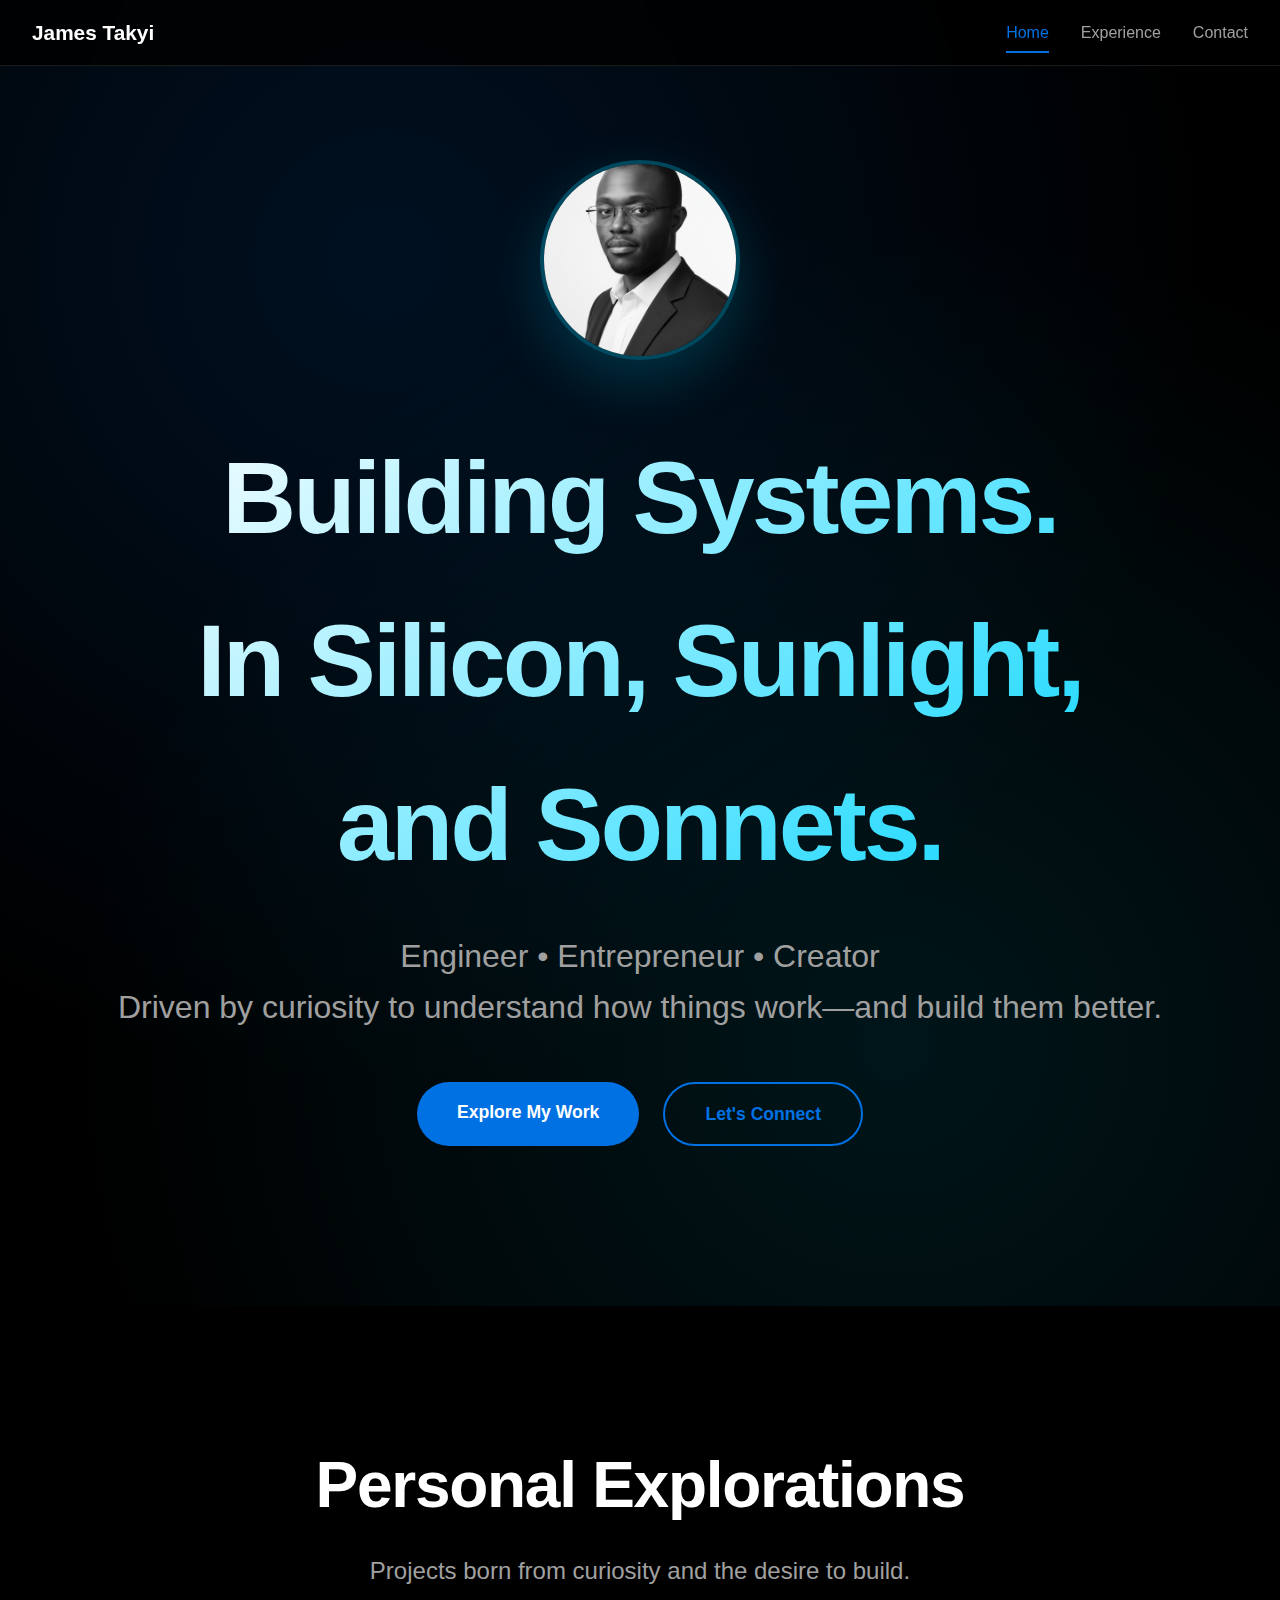
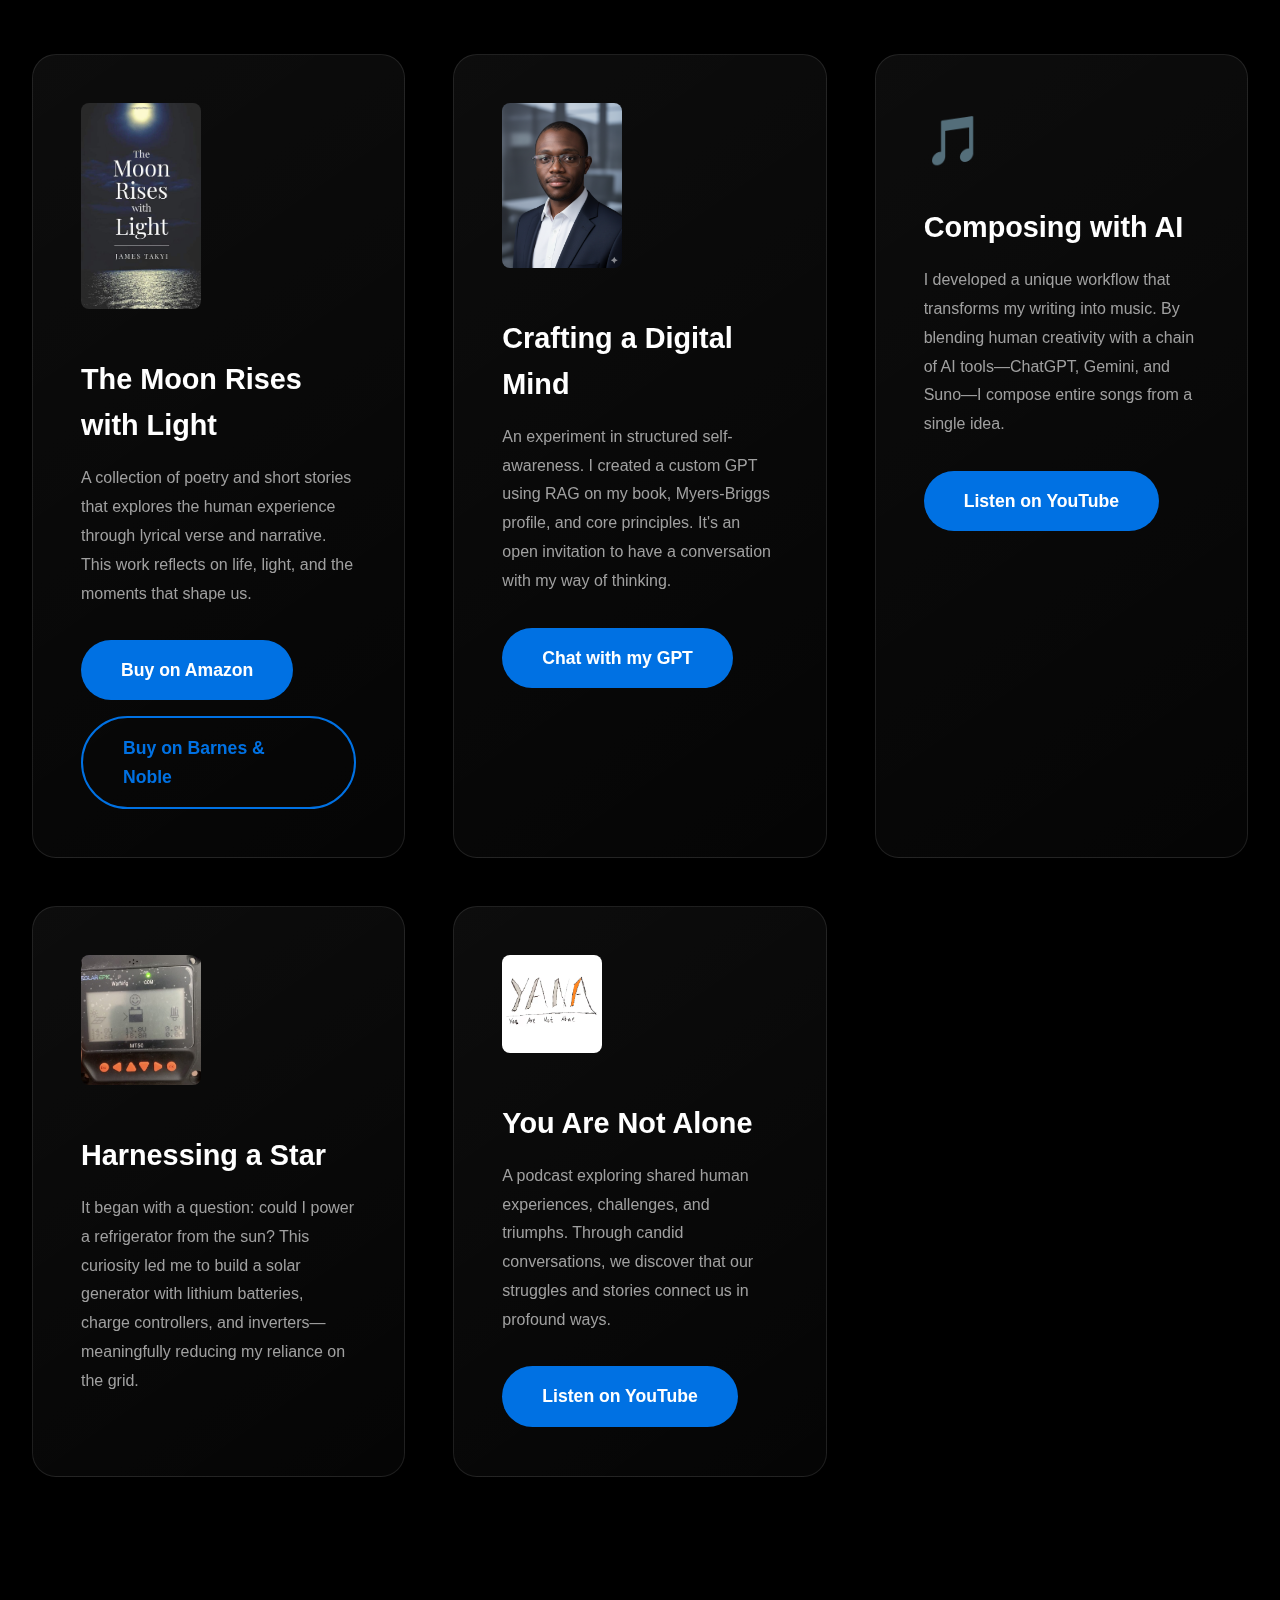
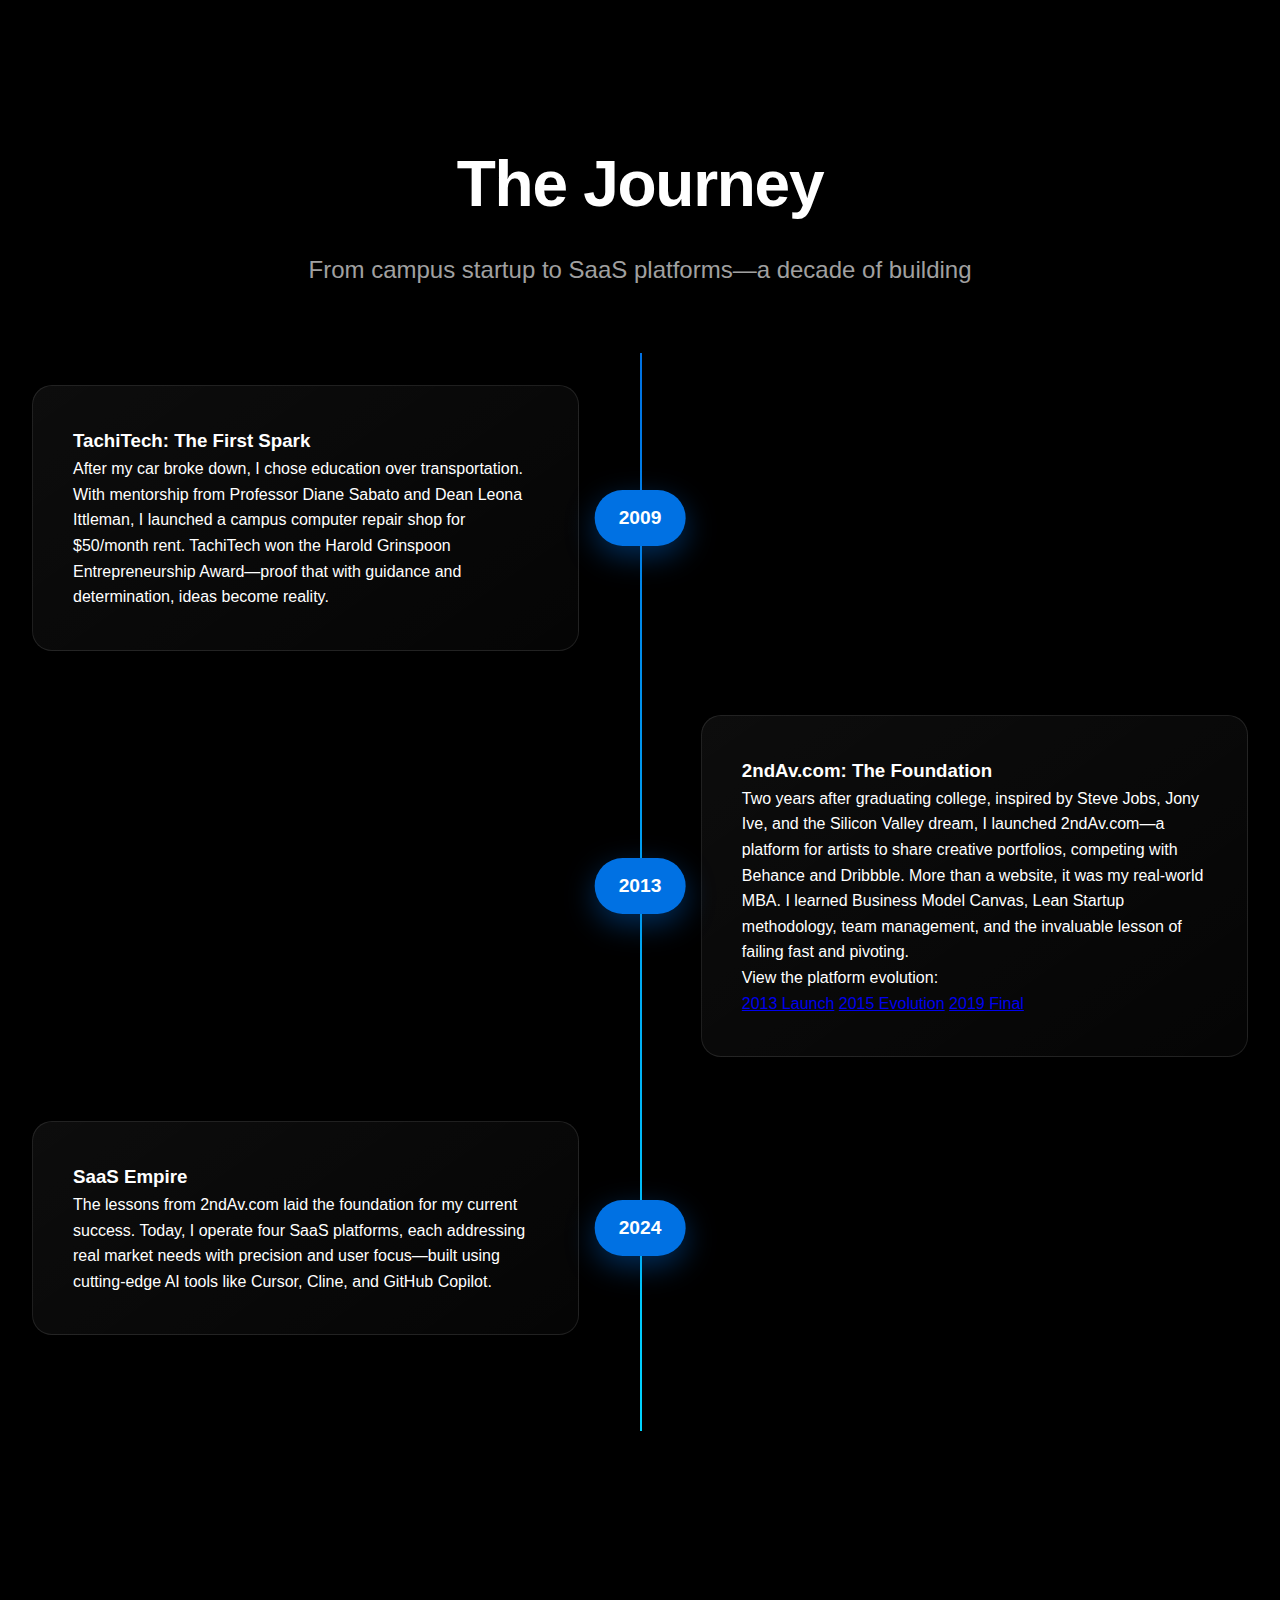
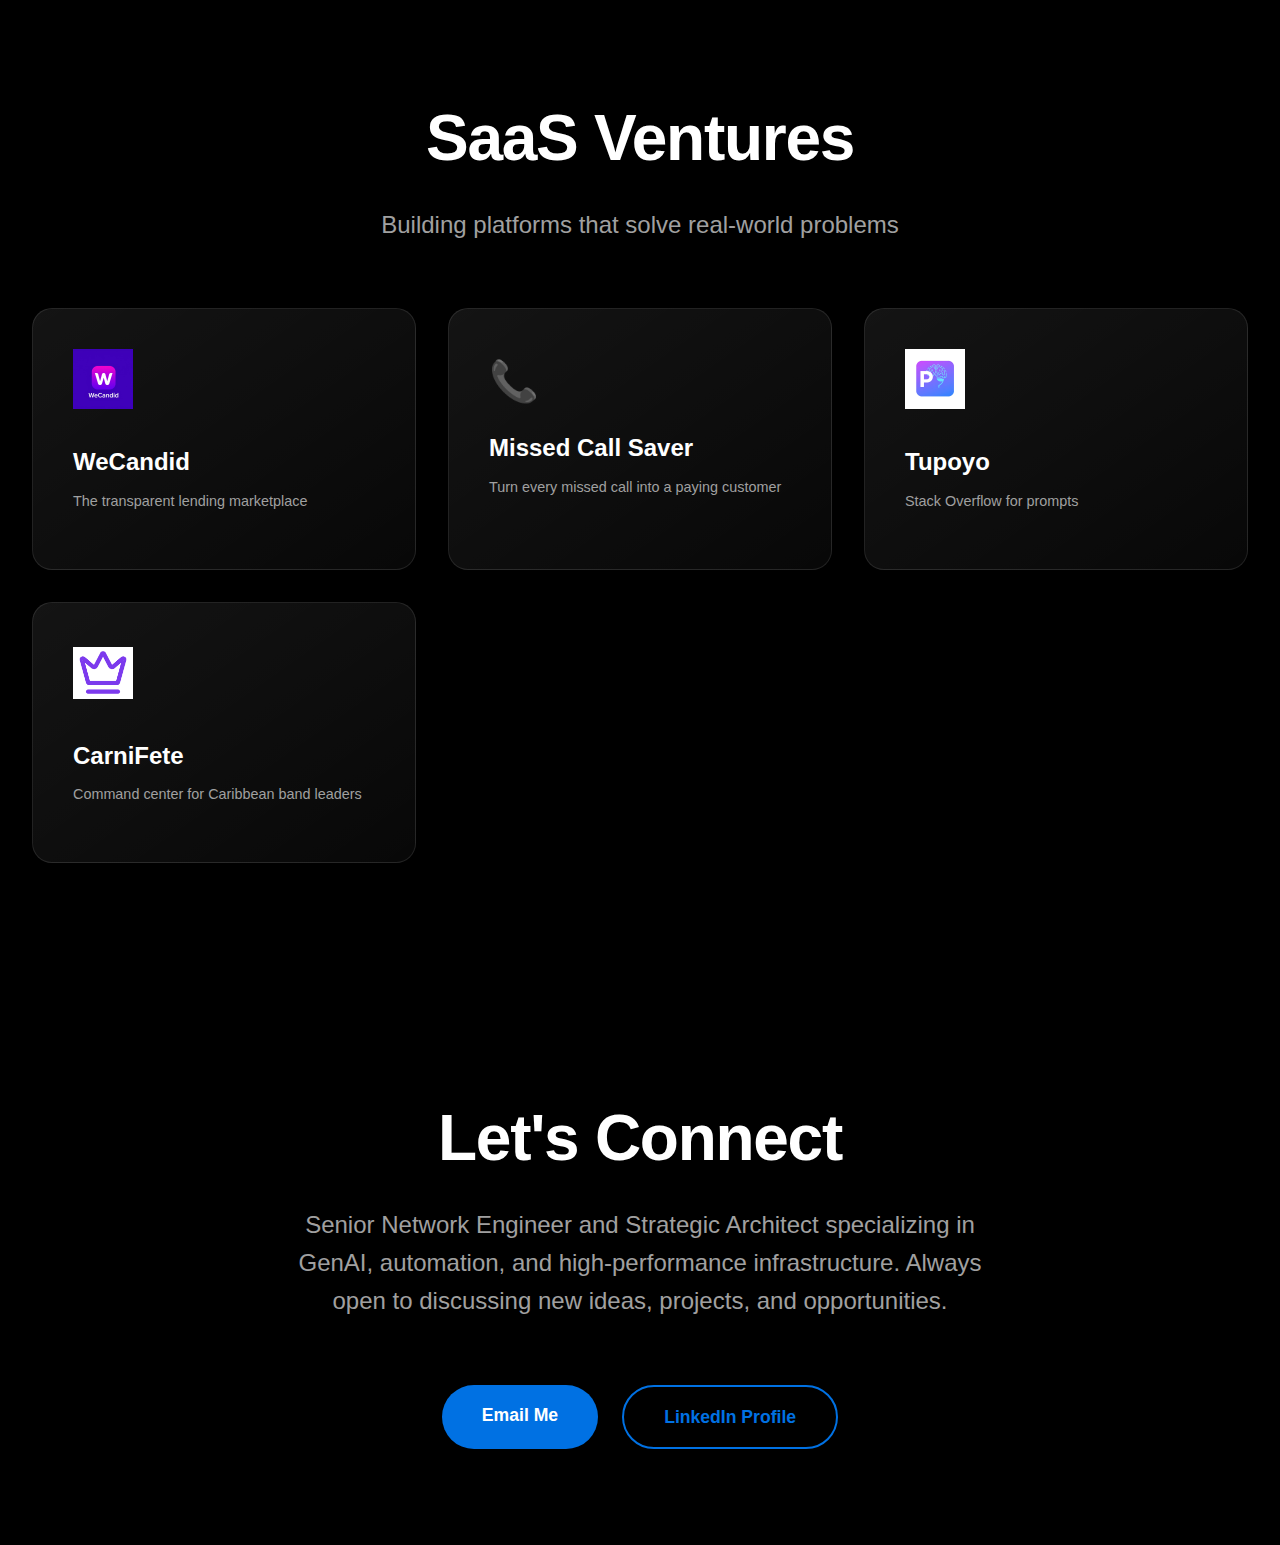
<file: index.html>
<!DOCTYPE html>
<html lang="en">
<head>
    <meta charset="UTF-8">
    <meta name="viewport" content="width=device-width, initial-scale=1.0">
    <title>James Takyi | Engineer, Innovator, Creator</title>
    <link rel="stylesheet" href="css/styles.css">
</head>
<body>
    <!-- Navigation -->
    <nav class="main-nav">
        <div class="nav-container">
            <a href="index.html" class="nav-logo">James Takyi</a>
            <div class="nav-links">
                <a href="index.html" class="nav-link active">Home</a>
                <a href="experience.html" class="nav-link">Experience</a>
                <a href="#contact" class="nav-link">Contact</a>
            </div>
        </div>
    </nav>

    <!-- Hero Section -->
    <section class="hero">
        <div class="hero-background"></div>
        <div class="hero-content">
            <div class="hero-photo">
                <img src="images/JamesTakyi_Pro_Photo.png" alt="James Takyi" class="profile-image">
            </div>
            <h1 class="hero-title">Building Systems.<br>In Silicon, Sunlight,<br>and Sonnets.</h1>
            <p class="hero-subtitle">Engineer • Entrepreneur • Creator<br>Driven by curiosity to understand how things work—and build them better.</p>
            <div class="hero-cta">
                <a href="#projects" class="btn btn-primary">Explore My Work</a>
                <a href="#contact" class="btn btn-secondary">Let's Connect</a>
            </div>
        </div>
    </section>

    <!-- Projects Section -->
    <section id="projects">
        <h2 class="section-title">Personal Explorations</h2>
        <p class="section-subtitle">Projects born from curiosity and the desire to build.</p>
        
        <div class="project-grid">
            <div class="project-card">
                <span class="project-icon"><img src="images/the_moon_rises_with_light.jpg" alt="The Moon Rises with Light" style="width: 120px; height: auto; border-radius: 8px;"></span>
                <h3 class="project-title">The Moon Rises with Light</h3>
                <p class="project-description">A collection of poetry and short stories that explores the human experience through lyrical verse and narrative. This work reflects on life, light, and the moments that shape us.</p>
                <div style="display: flex; gap: 1rem; flex-wrap: wrap;">
                    <a href="https://www.amazon.com/Moon-Rises-Light-James-Takyi/dp/1735827614" class="btn btn-primary" target="_blank">Buy on Amazon</a>
                    <a href="https://www.barnesandnoble.com/w/the-moon-rises-with-light-james-takyi/1137980774" class="btn btn-secondary" target="_blank">Buy on Barnes & Noble</a>
                </div>
            </div>

            <div class="project-card">
                <span class="project-icon"><img src="images/JamesTakyi_Pro_Photo_color.png" alt="James Takyi" style="width: 120px; height: auto; border-radius: 8px;"></span>
                <h3 class="project-title">Crafting a Digital Mind</h3>
                <p class="project-description">An experiment in structured self-awareness. I created a custom GPT using RAG on my book, Myers-Briggs profile, and core principles. It's an open invitation to have a conversation with my way of thinking.</p>
                <a href="https://chatgpt.com/g/g-6893fddc217c8191af37f62692391abc-james-takyi" class="btn btn-primary" target="_blank">Chat with my GPT</a>
            </div>

            <div class="project-card">
                <span class="project-icon">🎵</span>
                <h3 class="project-title">Composing with AI</h3>
                <p class="project-description">I developed a unique workflow that transforms my writing into music. By blending human creativity with a chain of AI tools—ChatGPT, Gemini, and Suno—I compose entire songs from a single idea.</p>
                <a href="https://youtube.com/playlist?list=PLBOnYMUBPTxXIFrNQdFfyMFLzM27esB3h&si=C2Gn-yhEosuBYXUh" class="btn btn-primary" target="_blank">Listen on YouTube</a>
            </div>

            <div class="project-card">
                <span class="project-icon"><img src="images/Solar_Charge_rate.jpg" alt="Solar Charge Rate" style="width: 120px; height: auto; border-radius: 8px;"></span>
                <h3 class="project-title">Harnessing a Star</h3>
                <p class="project-description">It began with a question: could I power a refrigerator from the sun? This curiosity led me to build a solar generator with lithium batteries, charge controllers, and inverters—meaningfully reducing my reliance on the grid.</p>
            </div>

            <div class="project-card">
                <span class="project-icon"><img src="images/YANA.png" alt="You Are Not Alone Podcast" style="width: 100px; height: auto; border-radius: 8px;"></span>
                <h3 class="project-title">You Are Not Alone</h3>
                <p class="project-description">A podcast exploring shared human experiences, challenges, and triumphs. Through candid conversations, we discover that our struggles and stories connect us in profound ways.</p>
                <a href="https://www.youtube.com/@JamesTakyi/podcasts" class="btn btn-primary" target="_blank">Listen on YouTube</a>
            </div>
        </div>
    </section>

    <!-- Journey Section -->
    <section id="journey">
        <h2 class="section-title">The Journey</h2>
        <p class="section-subtitle">From campus startup to SaaS platforms—a decade of building</p>
        
        <div class="timeline">
            <div class="timeline-item">
                <div class="timeline-content">
                    <h3>TachiTech: The First Spark</h3>
                    <p>After my car broke down, I chose education over transportation. With mentorship from Professor Diane Sabato and Dean Leona Ittleman, I launched a campus computer repair shop for $50/month rent. TachiTech won the Harold Grinspoon Entrepreneurship Award—proof that with guidance and determination, ideas become reality.</p>
                </div>
                <div class="timeline-year">2009</div>
                <div style="width: 45%"></div>
            </div>

            <div class="timeline-item">
                <div style="width: 45%"></div>
                <div class="timeline-year">2013</div>
                <div class="timeline-content">
                    <h3>2ndAv.com: The Foundation</h3>
                    <p>Two years after graduating college, inspired by Steve Jobs, Jony Ive, and the Silicon Valley dream, I launched 2ndAv.com—a platform for artists to share creative portfolios, competing with Behance and Dribbble. More than a website, it was my real-world MBA. I learned Business Model Canvas, Lean Startup methodology, team management, and the invaluable lesson of failing fast and pivoting.</p>
                    <div class="evolution-links">
                        <p>View the platform evolution:</p>
                        <div class="evolution-links-container">
                            <a href="https://web.archive.org/web/20130520135346/http://2ndav.com/" target="_blank" class="evolution-link">2013 Launch</a>
                            <a href="https://web.archive.org/web/20151218141557/http://2ndav.com/" target="_blank" class="evolution-link">2015 Evolution</a>
                            <a href="https://web.archive.org/web/20181109025637/http://2ndav.com/" target="_blank" class="evolution-link">2019 Final</a>
                        </div>
                    </div>
                </div>
            </div>

            <div class="timeline-item">
                <div class="timeline-content">
                    <h3>SaaS Empire</h3>
                    <p>The lessons from 2ndAv.com laid the foundation for my current success. Today, I operate four SaaS platforms, each addressing real market needs with precision and user focus—built using cutting-edge AI tools like Cursor, Cline, and GitHub Copilot.</p>
                </div>
                <div class="timeline-year">2024</div>
                <div style="width: 45%"></div>
            </div>
        </div>
    </section>

    <!-- SaaS Portfolio -->
    <section id="saas">
        <h2 class="section-title">SaaS Ventures</h2>
        <p class="section-subtitle">Building platforms that solve real-world problems</p>
        
        <div class="saas-grid">
            <a href="https://wecandid.com" class="saas-card" target="_blank">
                <span class="saas-icon"><img src="images/wecandid.png" alt="WeCandid"></span>
                <h3 class="saas-title">WeCandid</h3>
                <p class="saas-tagline">The transparent lending marketplace</p>
            </a>

            <a href="https://missedcallsaver.com" class="saas-card" target="_blank">
                <span class="saas-icon" style="filter: hue-rotate(200deg) saturate(3);">📞</span>
                <h3 class="saas-title">Missed Call Saver</h3>
                <p class="saas-tagline">Turn every missed call into a paying customer</p>
            </a>

            <a href="https://tupoyo.com" class="saas-card" target="_blank">
                <span class="saas-icon"><img src="images/tupoyo.png" alt="Tupoyo"></span>
                <h3 class="saas-title">Tupoyo</h3>
                <p class="saas-tagline">Stack Overflow for prompts</p>
            </a>

            <a href="https://carnifete.com" class="saas-card" target="_blank">
                <span class="saas-icon"><img src="images/carnifete.png" alt="CarniFete"></span>
                <h3 class="saas-title">CarniFete</h3>
                <p class="saas-tagline">Command center for Caribbean band leaders</p>
            </a>
        </div>
    </section>

    <!-- Contact Section -->
    <section id="contact" class="contact-section">
        <h2 class="section-title">Let's Connect</h2>
        <p class="section-subtitle">Senior Network Engineer and Strategic Architect specializing in GenAI, automation, and high-performance infrastructure. Always open to discussing new ideas, projects, and opportunities.</p>
        
        <div class="cta-buttons">
            <a href="mailto:jtakyi88@gmail.com" class="btn btn-primary">Email Me</a>
            <a href="http://linkedin.com/in/james-takyi-42b58515" class="btn btn-secondary" target="_blank">LinkedIn Profile</a>
        </div>
    </section>

    <script src="javascript/script.js"></script>
</body>
</html>
</file>
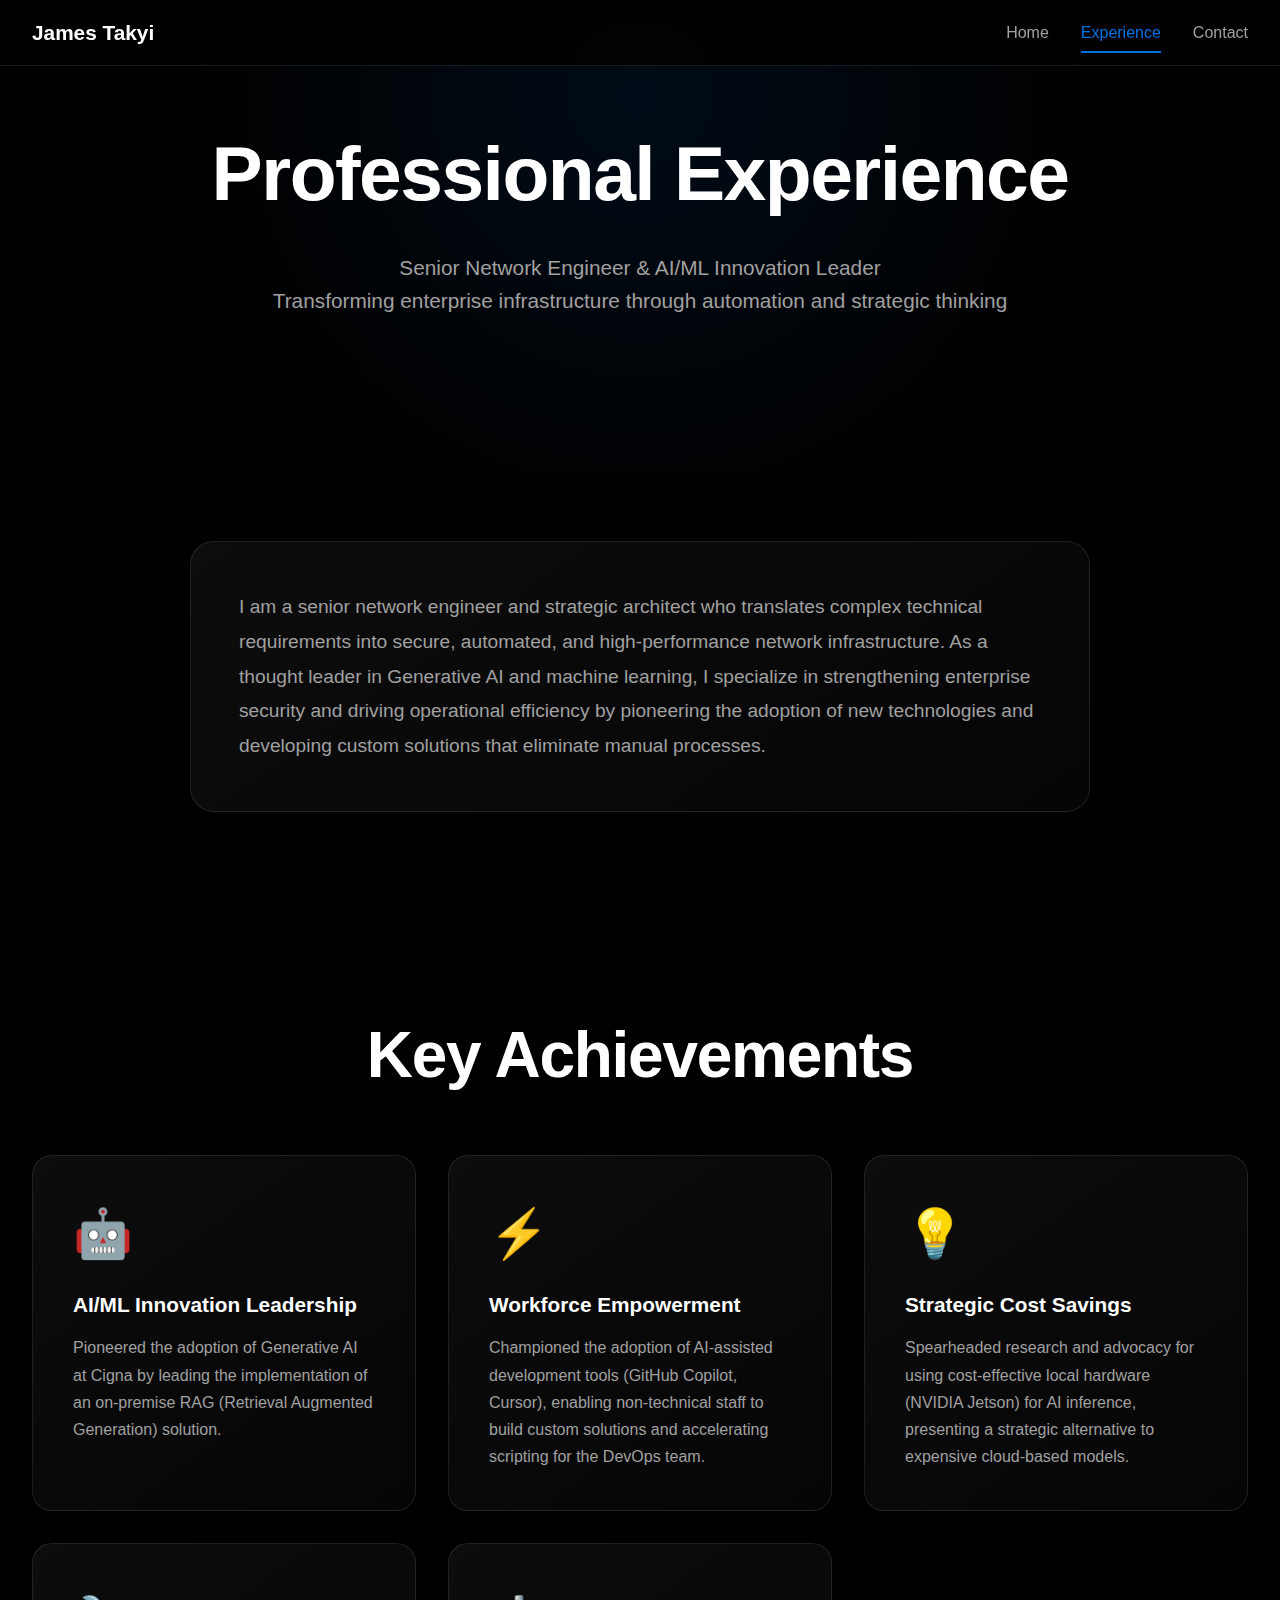
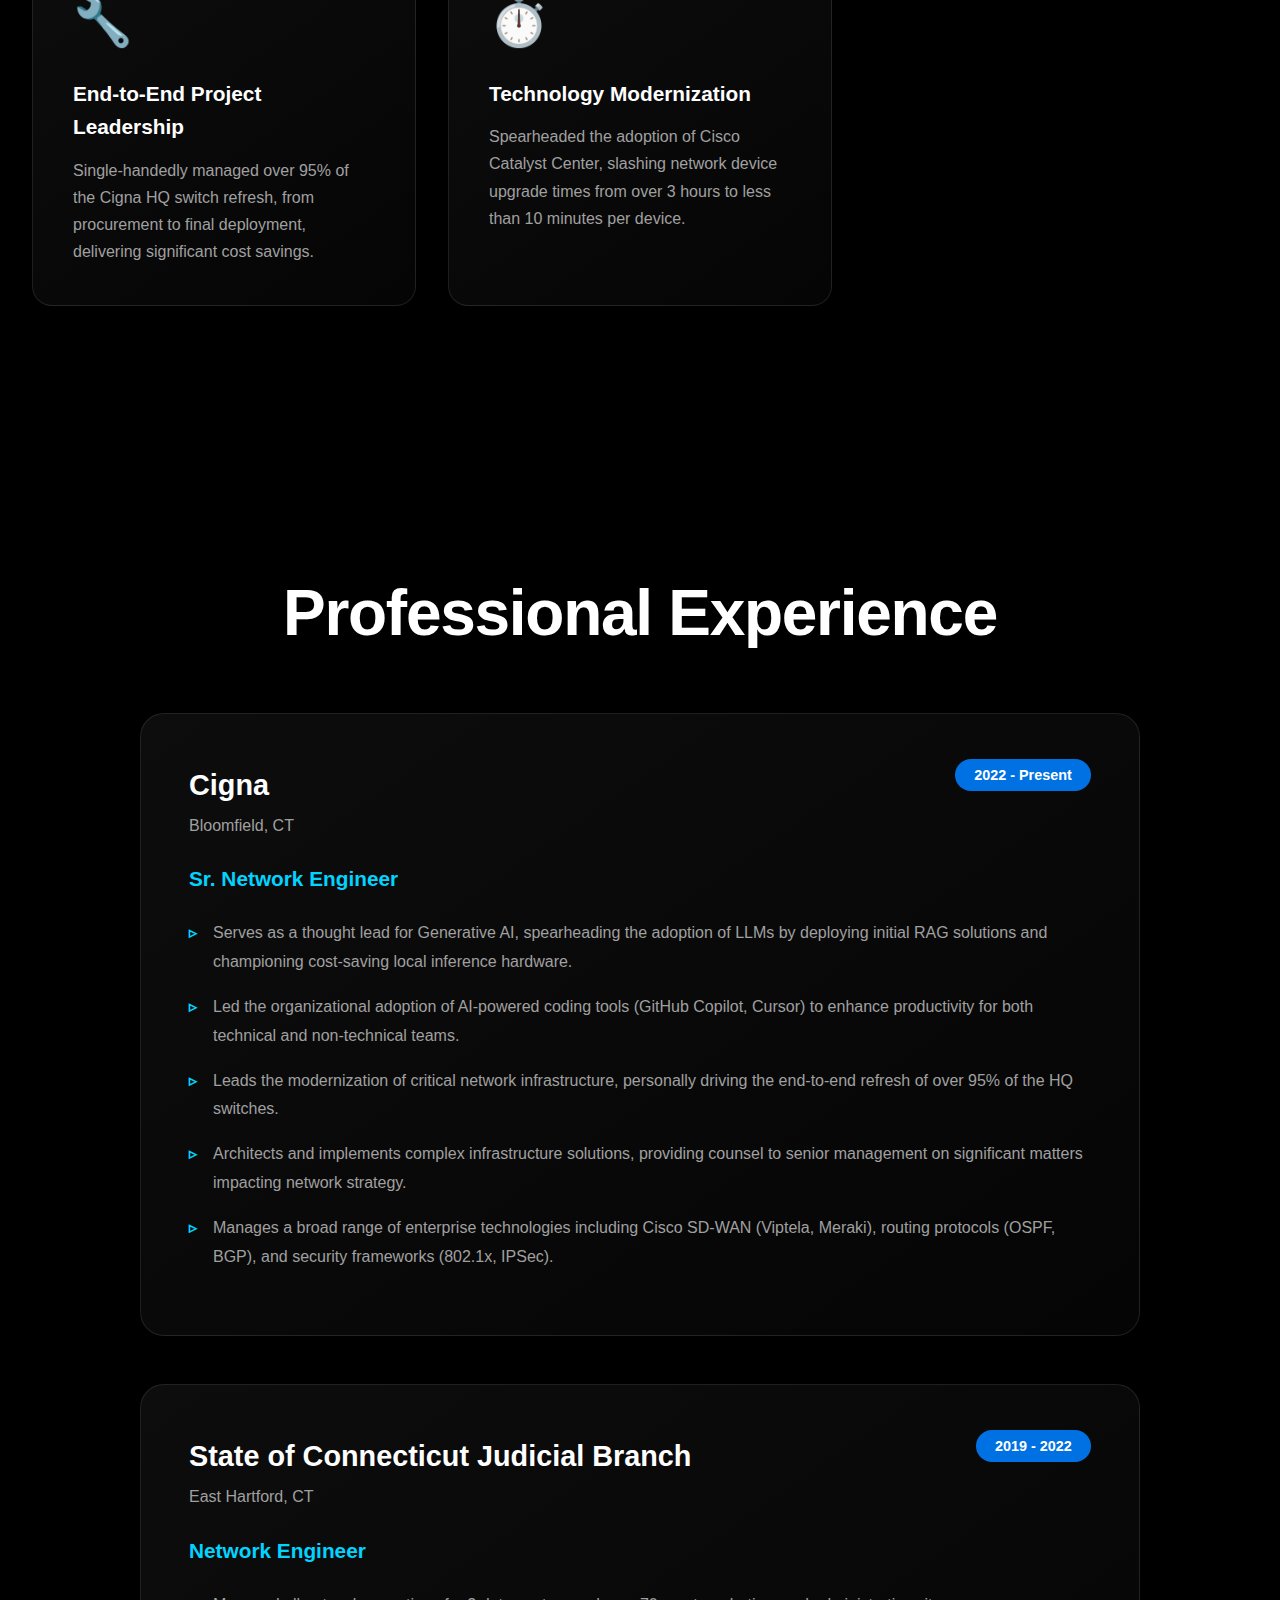
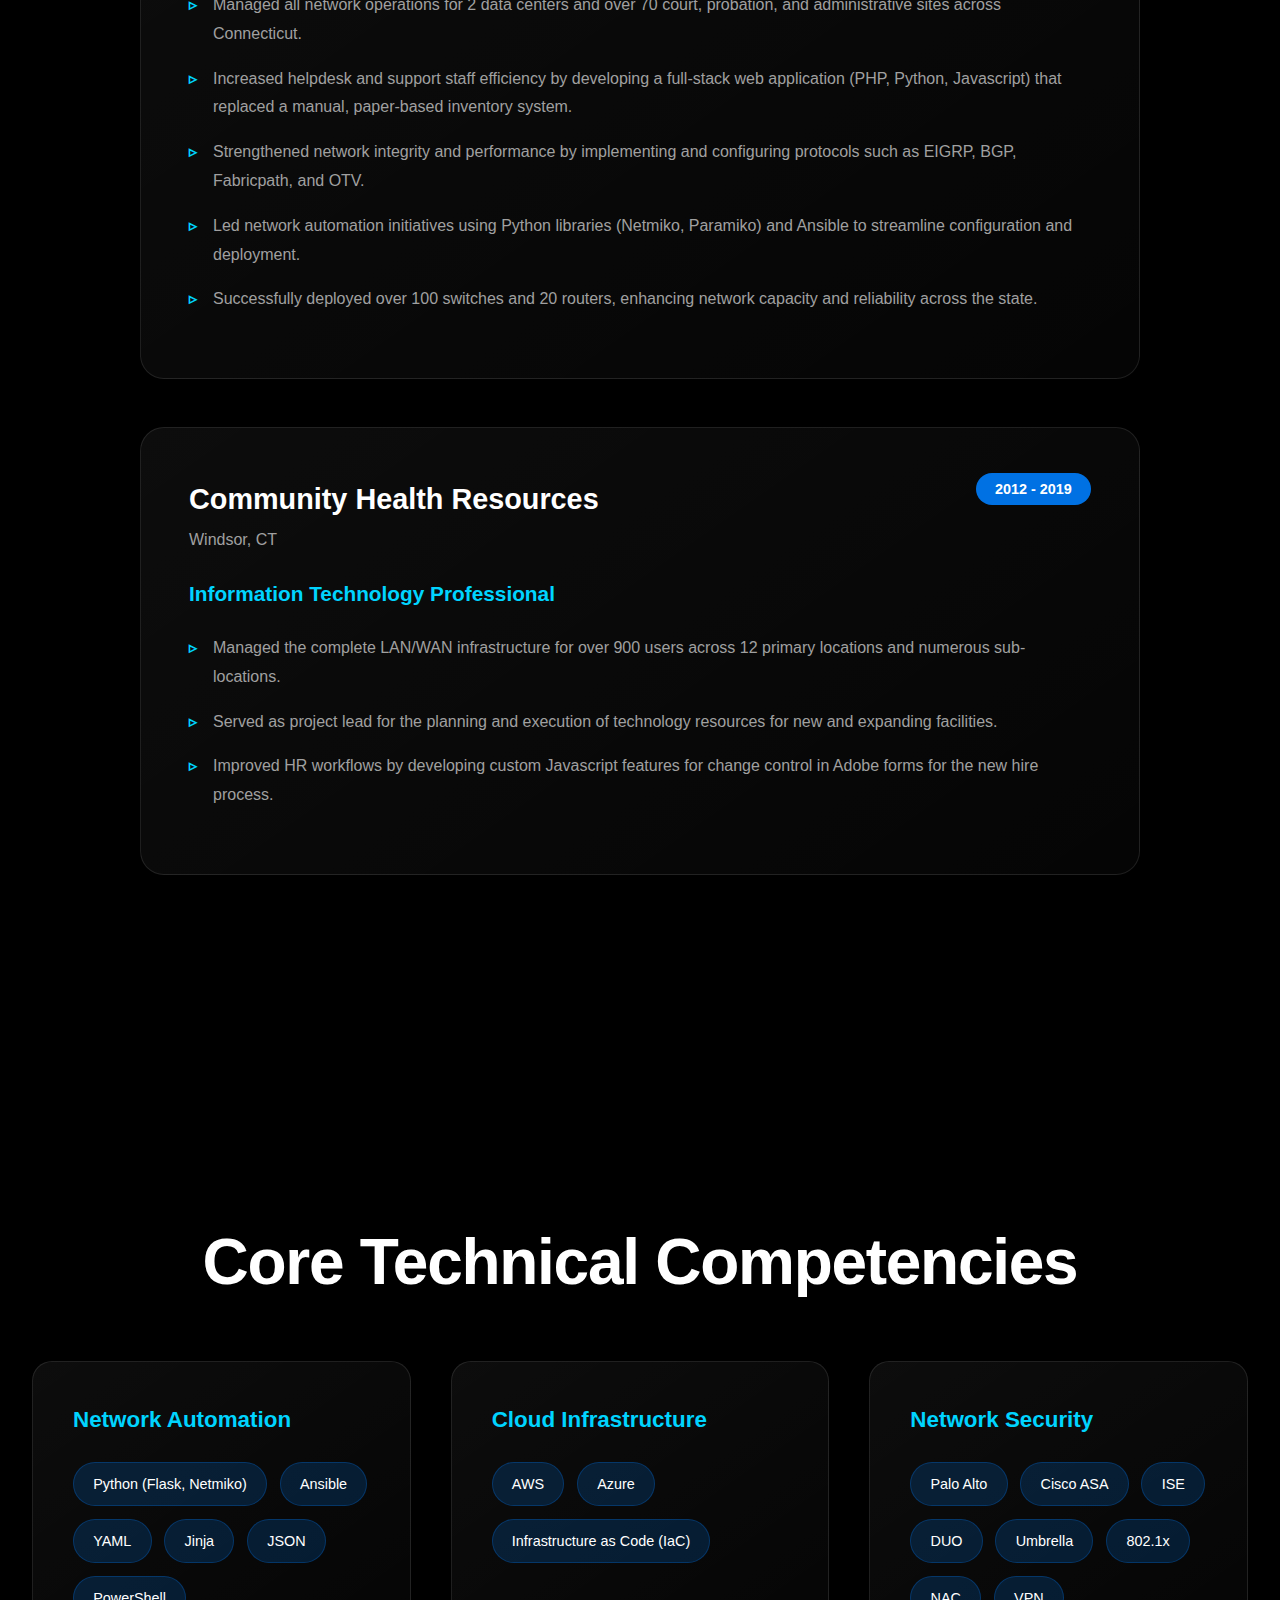
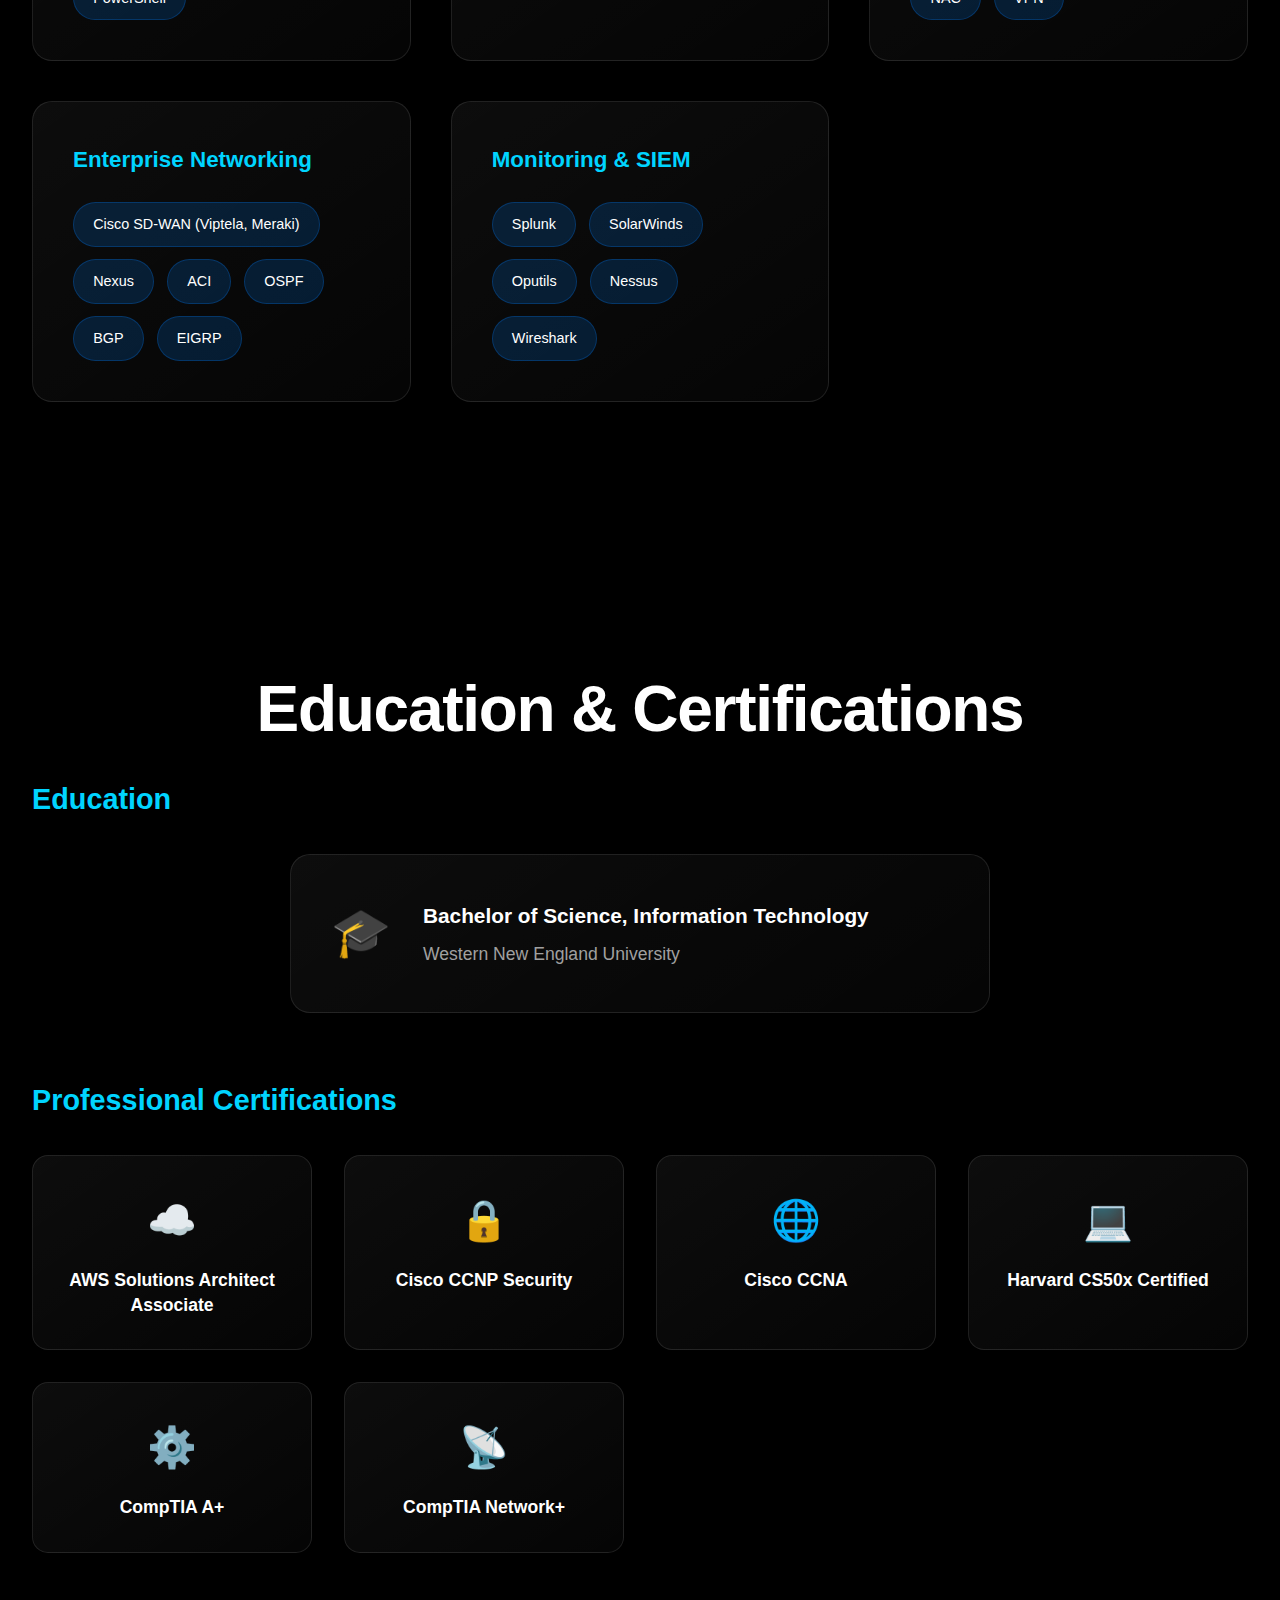
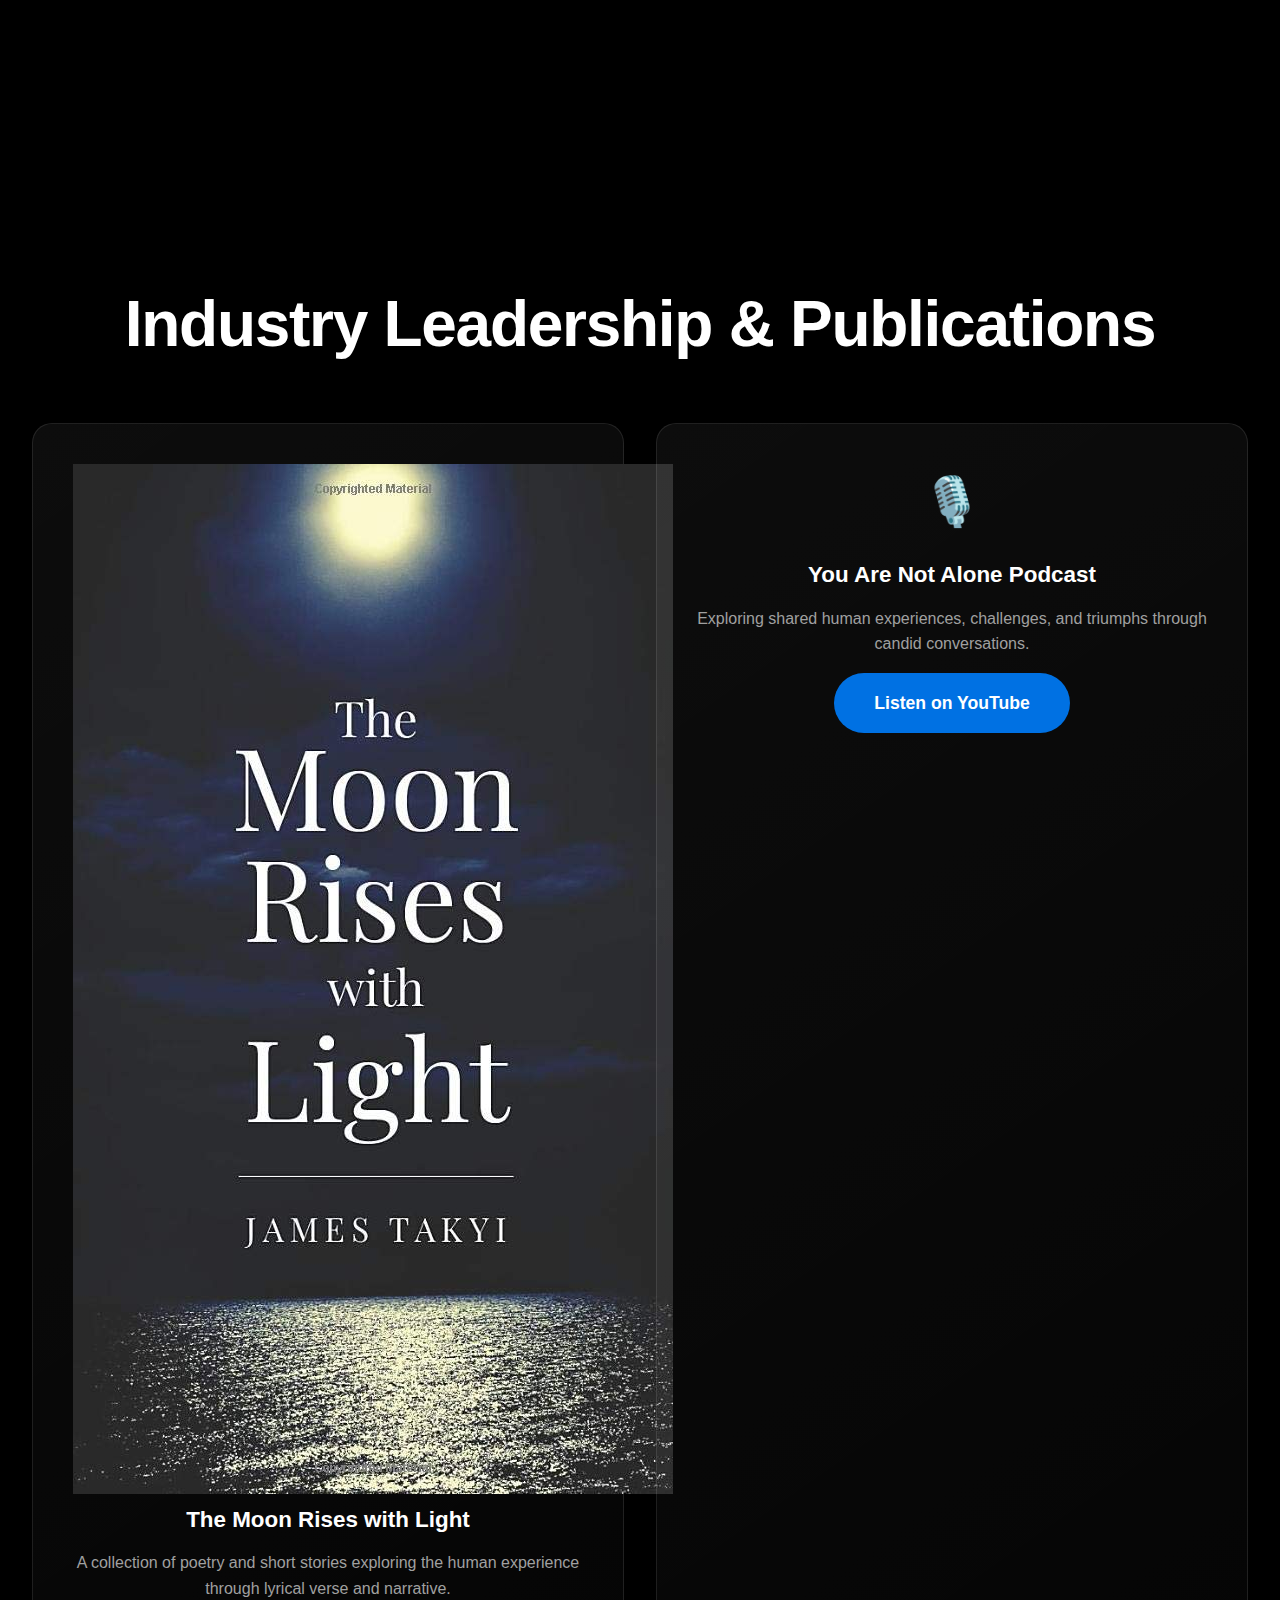
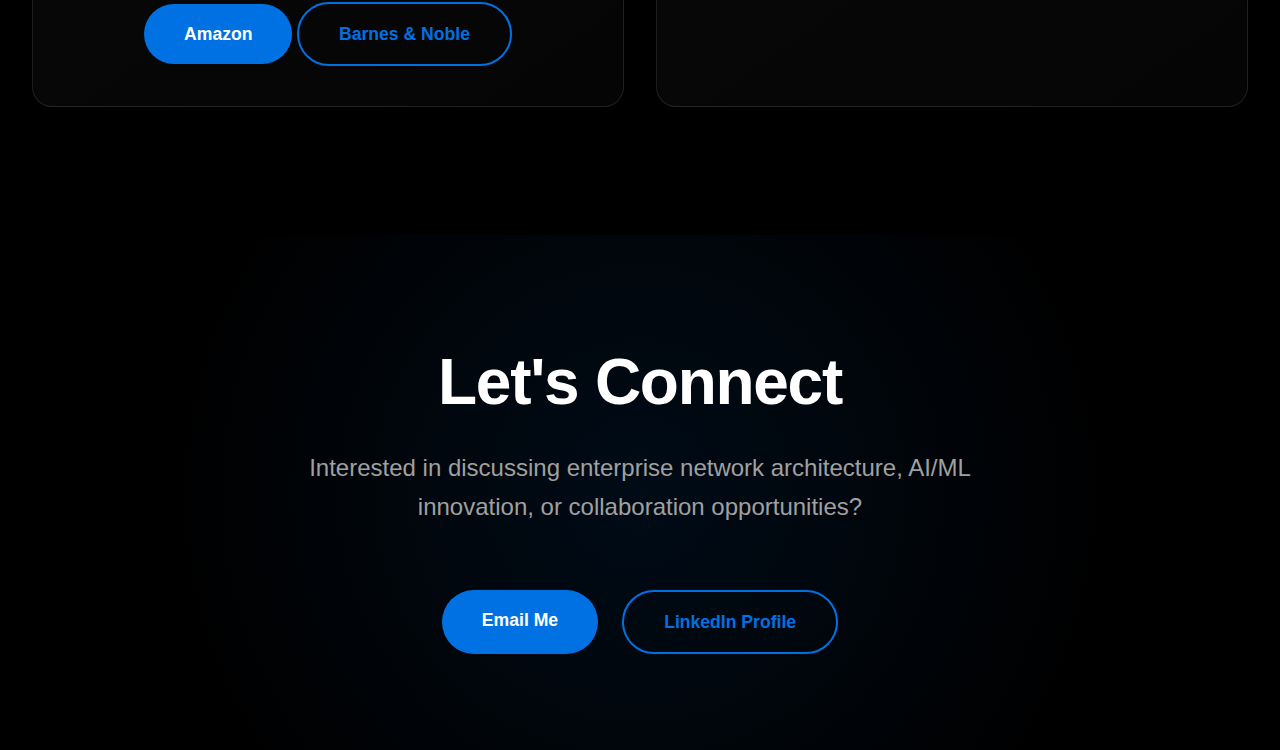
<file: experience.html>
<!DOCTYPE html>
<html lang="en">
<head>
    <meta charset="UTF-8">
    <meta name="viewport" content="width=device-width, initial-scale=1.0">
    <title>Professional Experience | James Takyi</title>
    <link rel="icon" type="image/png" href="images/JT_favicon.png">
    <link rel="stylesheet" href="css/styles.css">
</head>
<body>
    <!-- Navigation -->
    <nav class="main-nav">
        <div class="nav-container">
            <a href="index.html" class="nav-logo">James Takyi</a>
            <div class="nav-links">
                <a href="index.html" class="nav-link">Home</a>
                <a href="experience.html" class="nav-link active">Experience</a>
                <a href="index.html#contact" class="nav-link">Contact</a>
            </div>
        </div>
    </nav>

    <!-- Hero Section -->
    <section class="page-hero">
        <div class="hero-content">
            <h1 class="page-hero-title">Professional Experience</h1>
            <p class="page-hero-subtitle">Senior Network Engineer & AI/ML Innovation Leader<br>Transforming enterprise infrastructure through automation and strategic thinking</p>
        </div>
    </section>

    <!-- Summary Section -->
    <section id="summary">
        <div class="summary-card">
            <p class="summary-text">I am a senior network engineer and strategic architect who translates complex technical requirements into secure, automated, and high-performance network infrastructure. As a thought leader in Generative AI and machine learning, I specialize in strengthening enterprise security and driving operational efficiency by pioneering the adoption of new technologies and developing custom solutions that eliminate manual processes.</p>
        </div>
    </section>

    <!-- Key Achievements -->
    <section id="achievements">
        <h2 class="section-title">Key Achievements</h2>
        <div class="achievements-grid">
            <div class="achievement-card">
                <div class="achievement-icon">🤖</div>
                <h3 class="achievement-title">AI/ML Innovation Leadership</h3>
                <p class="achievement-description">Pioneered the adoption of Generative AI at Cigna by leading the implementation of an on-premise RAG (Retrieval Augmented Generation) solution.</p>
            </div>

            <div class="achievement-card">
                <div class="achievement-icon">⚡</div>
                <h3 class="achievement-title">Workforce Empowerment</h3>
                <p class="achievement-description">Championed the adoption of AI-assisted development tools (GitHub Copilot, Cursor), enabling non-technical staff to build custom solutions and accelerating scripting for the DevOps team.</p>
            </div>

            <div class="achievement-card">
                <div class="achievement-icon">💡</div>
                <h3 class="achievement-title">Strategic Cost Savings</h3>
                <p class="achievement-description">Spearheaded research and advocacy for using cost-effective local hardware (NVIDIA Jetson) for AI inference, presenting a strategic alternative to expensive cloud-based models.</p>
            </div>

            <div class="achievement-card">
                <div class="achievement-icon">🔧</div>
                <h3 class="achievement-title">End-to-End Project Leadership</h3>
                <p class="achievement-description">Single-handedly managed over 95% of the Cigna HQ switch refresh, from procurement to final deployment, delivering significant cost savings.</p>
            </div>

            <div class="achievement-card">
                <div class="achievement-icon">⏱️</div>
                <h3 class="achievement-title">Technology Modernization</h3>
                <p class="achievement-description">Spearheaded the adoption of Cisco Catalyst Center, slashing network device upgrade times from over 3 hours to less than 10 minutes per device.</p>
            </div>
        </div>
    </section>

    <!-- Experience Timeline -->
    <section id="experience">
        <h2 class="section-title">Professional Experience</h2>
        <div class="experience-timeline">
            <!-- Cigna -->
            <div class="experience-item">
                <div class="experience-header">
                    <div class="experience-company">
                        <h3 class="company-name">Cigna</h3>
                        <p class="company-location">Bloomfield, CT</p>
                    </div>
                    <div class="experience-period">
                        <span class="period-badge">2022 - Present</span>
                    </div>
                </div>
                <h4 class="experience-role">Sr. Network Engineer</h4>
                <ul class="experience-highlights">
                    <li>Serves as a thought lead for Generative AI, spearheading the adoption of LLMs by deploying initial RAG solutions and championing cost-saving local inference hardware.</li>
                    <li>Led the organizational adoption of AI-powered coding tools (GitHub Copilot, Cursor) to enhance productivity for both technical and non-technical teams.</li>
                    <li>Leads the modernization of critical network infrastructure, personally driving the end-to-end refresh of over 95% of the HQ switches.</li>
                    <li>Architects and implements complex infrastructure solutions, providing counsel to senior management on significant matters impacting network strategy.</li>
                    <li>Manages a broad range of enterprise technologies including Cisco SD-WAN (Viptela, Meraki), routing protocols (OSPF, BGP), and security frameworks (802.1x, IPSec).</li>
                </ul>
            </div>

            <!-- CT Judicial Branch -->
            <div class="experience-item">
                <div class="experience-header">
                    <div class="experience-company">
                        <h3 class="company-name">State of Connecticut Judicial Branch</h3>
                        <p class="company-location">East Hartford, CT</p>
                    </div>
                    <div class="experience-period">
                        <span class="period-badge">2019 - 2022</span>
                    </div>
                </div>
                <h4 class="experience-role">Network Engineer</h4>
                <ul class="experience-highlights">
                    <li>Managed all network operations for 2 data centers and over 70 court, probation, and administrative sites across Connecticut.</li>
                    <li>Increased helpdesk and support staff efficiency by developing a full-stack web application (PHP, Python, Javascript) that replaced a manual, paper-based inventory system.</li>
                    <li>Strengthened network integrity and performance by implementing and configuring protocols such as EIGRP, BGP, Fabricpath, and OTV.</li>
                    <li>Led network automation initiatives using Python libraries (Netmiko, Paramiko) and Ansible to streamline configuration and deployment.</li>
                    <li>Successfully deployed over 100 switches and 20 routers, enhancing network capacity and reliability across the state.</li>
                </ul>
            </div>

            <!-- Community Health Resources -->
            <div class="experience-item">
                <div class="experience-header">
                    <div class="experience-company">
                        <h3 class="company-name">Community Health Resources</h3>
                        <p class="company-location">Windsor, CT</p>
                    </div>
                    <div class="experience-period">
                        <span class="period-badge">2012 - 2019</span>
                    </div>
                </div>
                <h4 class="experience-role">Information Technology Professional</h4>
                <ul class="experience-highlights">
                    <li>Managed the complete LAN/WAN infrastructure for over 900 users across 12 primary locations and numerous sub-locations.</li>
                    <li>Served as project lead for the planning and execution of technology resources for new and expanding facilities.</li>
                    <li>Improved HR workflows by developing custom Javascript features for change control in Adobe forms for the new hire process.</li>
                </ul>
            </div>
        </div>
    </section>

    <!-- Skills Section -->
    <section id="skills">
        <h2 class="section-title">Core Technical Competencies</h2>
        <div class="skills-grid">
            <div class="skill-category">
                <h3 class="skill-category-title">Network Automation</h3>
                <div class="skill-tags">
                    <span class="skill-tag">Python (Flask, Netmiko)</span>
                    <span class="skill-tag">Ansible</span>
                    <span class="skill-tag">YAML</span>
                    <span class="skill-tag">Jinja</span>
                    <span class="skill-tag">JSON</span>
                    <span class="skill-tag">PowerShell</span>
                </div>
            </div>

            <div class="skill-category">
                <h3 class="skill-category-title">Cloud Infrastructure</h3>
                <div class="skill-tags">
                    <span class="skill-tag">AWS</span>
                    <span class="skill-tag">Azure</span>
                    <span class="skill-tag">Infrastructure as Code (IaC)</span>
                </div>
            </div>

            <div class="skill-category">
                <h3 class="skill-category-title">Network Security</h3>
                <div class="skill-tags">
                    <span class="skill-tag">Palo Alto</span>
                    <span class="skill-tag">Cisco ASA</span>
                    <span class="skill-tag">ISE</span>
                    <span class="skill-tag">DUO</span>
                    <span class="skill-tag">Umbrella</span>
                    <span class="skill-tag">802.1x</span>
                    <span class="skill-tag">NAC</span>
                    <span class="skill-tag">VPN</span>
                </div>
            </div>

            <div class="skill-category">
                <h3 class="skill-category-title">Enterprise Networking</h3>
                <div class="skill-tags">
                    <span class="skill-tag">Cisco SD-WAN (Viptela, Meraki)</span>
                    <span class="skill-tag">Nexus</span>
                    <span class="skill-tag">ACI</span>
                    <span class="skill-tag">OSPF</span>
                    <span class="skill-tag">BGP</span>
                    <span class="skill-tag">EIGRP</span>
                </div>
            </div>

            <div class="skill-category">
                <h3 class="skill-category-title">Monitoring & SIEM</h3>
                <div class="skill-tags">
                    <span class="skill-tag">Splunk</span>
                    <span class="skill-tag">SolarWinds</span>
                    <span class="skill-tag">Oputils</span>
                    <span class="skill-tag">Nessus</span>
                    <span class="skill-tag">Wireshark</span>
                </div>
            </div>
        </div>
    </section>

    <!-- Education & Certifications -->
    <section id="education">
        <h2 class="section-title">Education & Certifications</h2>
        
        <div class="education-section">
            <h3 class="subsection-title">Education</h3>
            <div class="education-card">
                <div class="education-icon">🎓</div>
                <div class="education-details">
                    <h4 class="education-degree">Bachelor of Science, Information Technology</h4>
                    <p class="education-school">Western New England University</p>
                </div>
            </div>
        </div>

        <div class="certifications-section">
            <h3 class="subsection-title">Professional Certifications</h3>
            <div class="certifications-grid">
                <div class="cert-card">
                    <div class="cert-icon">☁️</div>
                    <h4 class="cert-name">AWS Solutions Architect Associate</h4>
                </div>
                <div class="cert-card">
                    <div class="cert-icon">🔒</div>
                    <h4 class="cert-name">Cisco CCNP Security</h4>
                </div>
                <div class="cert-card">
                    <div class="cert-icon">🌐</div>
                    <h4 class="cert-name">Cisco CCNA</h4>
                </div>
                <div class="cert-card">
                    <div class="cert-icon">💻</div>
                    <h4 class="cert-name">Harvard CS50x Certified</h4>
                </div>
                <div class="cert-card">
                    <div class="cert-icon">⚙️</div>
                    <h4 class="cert-name">CompTIA A+</h4>
                </div>
                <div class="cert-card">
                    <div class="cert-icon">📡</div>
                    <h4 class="cert-name">CompTIA Network+</h4>
                </div>
            </div>
        </div>
    </section>

    <!-- Publications -->
    <section id="publications">
        <h2 class="section-title">Industry Leadership & Publications</h2>
        <div class="publications-grid">
            <div class="publication-card book-card">
                <img src="images/the_moon_rises_with_light.jpg" alt="The Moon Rises with Light" class="book-cover">
                <h3 class="publication-title">The Moon Rises with Light</h3>
                <p class="publication-description">A collection of poetry and short stories exploring the human experience through lyrical verse and narrative.</p>
                <div class="book-links">
                    <a href="https://www.amazon.com/Moon-Rises-Light-James-Takyi/dp/1735827614" class="btn btn-primary" target="_blank">Amazon</a>
                    <a href="https://www.barnesandnoble.com/w/the-moon-rises-with-light-james-takyi/1137980774" class="btn btn-secondary" target="_blank">Barnes & Noble</a>
                </div>
            </div>
            <div class="publication-card">
                <span class="publication-icon">🎙️</span>
                <h3 class="publication-title">You Are Not Alone Podcast</h3>
                <p class="publication-description">Exploring shared human experiences, challenges, and triumphs through candid conversations.</p>
                <div style="margin-top: 1rem;">
                    <a href="https://www.youtube.com/@JamesTakyi/podcasts" class="btn btn-primary" target="_blank">Listen on YouTube</a>
                </div>
            </div>
        </div>
    </section>

    <!-- CTA Section -->
    <section class="cta-section">
        <h2 class="section-title">Let's Connect</h2>
        <p class="section-subtitle">Interested in discussing enterprise network architecture, AI/ML innovation, or collaboration opportunities?</p>
        <div class="cta-buttons">
            <a href="mailto:jtakyi88@gmail.com" class="btn btn-primary">Email Me</a>
            <a href="http://linkedin.com/in/james-takyi-42b58515" class="btn btn-secondary" target="_blank">LinkedIn Profile</a>
        </div>
    </section>

    <script src="javascript/script.js"></script>
</body>
</html>
</file>
<file: css/styles.css>
* {
    margin: 0;
    padding: 0;
    box-sizing: border-box;
}

:root {
    --bg-dark: #000000;
    --bg-light: #0a0a0a;
    --text-primary: #ffffff;
    --text-secondary: #a0a0a0;
    --accent-blue: #0071e3;
    --accent-cyan: #00d4ff;
    --accent-gold: #ffd700;
}

body {
    font-family: -apple-system, BlinkMacSystemFont, 'Segoe UI', 'Helvetica Neue', Arial, sans-serif;
    background: var(--bg-dark);
    color: var(--text-primary);
    line-height: 1.6;
    overflow-x: hidden;
}

/* Navigation */
.main-nav {
    position: fixed;
    top: 0;
    left: 0;
    right: 0;
    background: rgba(0, 0, 0, 0.8);
    backdrop-filter: blur(20px);
    z-index: 1000;
    border-bottom: 1px solid rgba(255, 255, 255, 0.1);
}

.nav-container {
    max-width: 1400px;
    margin: 0 auto;
    padding: 1rem 2rem;
    display: flex;
    justify-content: space-between;
    align-items: center;
}

.nav-logo {
    font-size: 1.3rem;
    font-weight: 600;
    color: var(--text-primary);
    text-decoration: none;
    transition: color 0.3s ease;
}

.nav-logo:hover {
    color: var(--accent-cyan);
}

.nav-links {
    display: flex;
    gap: 2rem;
}

.nav-link {
    color: var(--text-secondary);
    text-decoration: none;
    font-weight: 500;
    transition: color 0.3s ease;
    position: relative;
}

.nav-link:hover {
    color: var(--text-primary);
}

.nav-link.active {
    color: var(--accent-blue);
}

.nav-link.active::after {
    content: '';
    position: absolute;
    bottom: -0.5rem;
    left: 0;
    right: 0;
    height: 2px;
    background: var(--accent-blue);
}

/* Page Hero */
.page-hero {
    min-height: 50vh;
    display: flex;
    align-items: center;
    justify-content: center;
    padding-top: 5rem;
    background: radial-gradient(circle at 50% 20%, rgba(0, 113, 227, 0.1) 0%, transparent 60%);
}

.page-hero-title {
    font-size: clamp(3rem, 6vw, 5rem);
    font-weight: 700;
    text-align: center;
    margin-bottom: 1rem;
    letter-spacing: -0.02em;
}

.page-hero-subtitle {
    font-size: clamp(1rem, 2vw, 1.3rem);
    color: var(--text-secondary);
    text-align: center;
    max-width: 800px;
    margin: 0 auto;
}

/* Summary Section */
#summary {
    padding: 4rem 2rem;
}

.summary-card {
    max-width: 900px;
    margin: 0 auto;
    background: linear-gradient(145deg, rgba(255,255,255,0.05), rgba(255,255,255,0.02));
    border-radius: 24px;
    padding: 3rem;
    border: 1px solid rgba(255,255,255,0.1);
}

.summary-text {
    font-size: 1.2rem;
    line-height: 1.8;
    color: var(--text-secondary);
}

/* Achievements Grid */
.achievements-grid {
    display: grid;
    grid-template-columns: repeat(auto-fit, minmax(300px, 1fr));
    gap: 2rem;
    margin-top: 3rem;
}

.achievement-card {
    background: linear-gradient(145deg, rgba(255,255,255,0.05), rgba(255,255,255,0.02));
    border-radius: 20px;
    padding: 2.5rem;
    border: 1px solid rgba(255,255,255,0.1);
    transition: all 0.3s ease;
}

.achievement-card:hover {
    transform: translateY(-5px);
    box-shadow: 0 15px 40px rgba(0, 212, 255, 0.2);
    border-color: rgba(0, 212, 255, 0.3);
}

.achievement-icon {
    font-size: 3rem;
    margin-bottom: 1rem;
}

.achievement-title {
    font-size: 1.3rem;
    font-weight: 600;
    margin-bottom: 0.8rem;
}

.achievement-description {
    color: var(--text-secondary);
    line-height: 1.7;
}

/* Experience Timeline */
.experience-timeline {
    max-width: 1000px;
    margin: 0 auto;
    padding: 2rem 0;
}

.experience-item {
    background: linear-gradient(145deg, rgba(255,255,255,0.05), rgba(255,255,255,0.02));
    border-radius: 24px;
    padding: 3rem;
    margin-bottom: 3rem;
    border: 1px solid rgba(255,255,255,0.1);
    transition: all 0.3s ease;
}

.experience-item:hover {
    border-color: rgba(0, 212, 255, 0.3);
    box-shadow: 0 10px 40px rgba(0, 212, 255, 0.15);
}

.experience-header {
    display: flex;
    justify-content: space-between;
    align-items: flex-start;
    margin-bottom: 1.5rem;
    flex-wrap: wrap;
    gap: 1rem;
}

.company-name {
    font-size: 1.8rem;
    font-weight: 700;
    margin-bottom: 0.3rem;
}

.company-location {
    color: var(--text-secondary);
    font-size: 1rem;
}

.period-badge {
    background: var(--accent-blue);
    color: white;
    padding: 0.5rem 1.2rem;
    border-radius: 50px;
    font-weight: 600;
    font-size: 0.9rem;
}

.experience-role {
    font-size: 1.3rem;
    font-weight: 600;
    color: var(--accent-cyan);
    margin-bottom: 1.5rem;
}

.experience-highlights {
    list-style: none;
    padding: 0;
}

.experience-highlights li {
    color: var(--text-secondary);
    line-height: 1.8;
    margin-bottom: 1rem;
    padding-left: 1.5rem;
    position: relative;
}

.experience-highlights li::before {
    content: '▹';
    position: absolute;
    left: 0;
    color: var(--accent-cyan);
    font-weight: bold;
}

/* Skills Section */
.skills-grid {
    display: grid;
    grid-template-columns: repeat(auto-fit, minmax(300px, 1fr));
    gap: 2.5rem;
    margin-top: 3rem;
}

.skill-category {
    background: linear-gradient(145deg, rgba(255,255,255,0.05), rgba(255,255,255,0.02));
    border-radius: 20px;
    padding: 2.5rem;
    border: 1px solid rgba(255,255,255,0.1);
}

.skill-category-title {
    font-size: 1.4rem;
    font-weight: 600;
    margin-bottom: 1.5rem;
    color: var(--accent-cyan);
}

.skill-tags {
    display: flex;
    flex-wrap: wrap;
    gap: 0.8rem;
}

.skill-tag {
    background: rgba(0, 113, 227, 0.2);
    color: var(--text-primary);
    padding: 0.6rem 1.2rem;
    border-radius: 50px;
    font-size: 0.9rem;
    border: 1px solid rgba(0, 113, 227, 0.3);
    transition: all 0.3s ease;
}

.skill-tag:hover {
    background: rgba(0, 113, 227, 0.3);
    transform: translateY(-2px);
}

/* Education Section */
.education-section,
.certifications-section {
    margin-bottom: 4rem;
}

.subsection-title {
    font-size: 1.8rem;
    font-weight: 600;
    margin-bottom: 2rem;
    color: var(--accent-cyan);
}

.education-card {
    max-width: 700px;
    margin: 0 auto;
    background: linear-gradient(145deg, rgba(255,255,255,0.05), rgba(255,255,255,0.02));
    border-radius: 20px;
    padding: 2.5rem;
    border: 1px solid rgba(255,255,255,0.1);
    display: flex;
    align-items: center;
    gap: 2rem;
}

.education-icon {
    font-size: 3rem;
}

.education-degree {
    font-size: 1.3rem;
    font-weight: 600;
    margin-bottom: 0.5rem;
}

.education-school {
    color: var(--text-secondary);
    font-size: 1.1rem;
}

/* Certifications Grid */
.certifications-grid {
    display: grid;
    grid-template-columns: repeat(auto-fit, minmax(250px, 1fr));
    gap: 2rem;
    margin-top: 2rem;
}

.cert-card {
    background: linear-gradient(145deg, rgba(255,255,255,0.05), rgba(255,255,255,0.02));
    border-radius: 16px;
    padding: 2rem;
    border: 1px solid rgba(255,255,255,0.1);
    text-align: center;
    transition: all 0.3s ease;
}

.cert-card:hover {
    transform: translateY(-5px);
    border-color: rgba(0, 212, 255, 0.3);
    box-shadow: 0 10px 30px rgba(0, 212, 255, 0.2);
}

.cert-icon {
    font-size: 2.5rem;
    margin-bottom: 1rem;
}

.cert-name {
    font-size: 1.1rem;
    font-weight: 600;
    line-height: 1.4;
}

/* Publications Section */
.publications-grid {
    display: grid;
    grid-template-columns: repeat(auto-fit, minmax(300px, 1fr));
    gap: 2rem;
    margin-top: 3rem;
}

.publication-card {
    background: linear-gradient(145deg, rgba(255,255,255,0.05), rgba(255,255,255,0.02));
    border-radius: 20px;
    padding: 2.5rem;
    border: 1px solid rgba(255,255,255,0.1);
    text-align: center;
    transition: all 0.3s ease;
}

.publication-card:hover {
    transform: translateY(-5px);
    box-shadow: 0 15px 40px rgba(0, 212, 255, 0.2);
}

.publication-icon {
    font-size: 3rem;
    display: block;
    margin-bottom: 1rem;
}

.publication-title {
    font-size: 1.4rem;
    font-weight: 600;
    margin-bottom: 0.8rem;
}

.publication-description {
    color: var(--text-secondary);
    line-height: 1.6;
}

/* CTA Section */
.cta-section {
    text-align: center;
    padding: 6rem 2rem;
    background: radial-gradient(circle at 50% 50%, rgba(0, 113, 227, 0.1) 0%, transparent 70%);
}

.cta-buttons {
    display: flex;
    gap: 1.5rem;
    justify-content: center;
    margin-top: 2rem;
    flex-wrap: wrap;
}

.hero {
    min-height: 100vh;
    display: flex;
    align-items: center;
    justify-content: center;
    position: relative;
    overflow: hidden;
}

.hero-background {
    position: absolute;
    top: 0;
    left: 0;
    width: 100%;
    height: 100%;
    z-index: 0;
}

.hero-background::before {
    content: '';
    position: absolute;
    top: 0;
    left: 0;
    width: 100%;
    height: 100%;
    background: radial-gradient(circle at 30% 20%, rgba(0, 113, 227, 0.15) 0%, transparent 60%),
                radial-gradient(circle at 70% 80%, rgba(0, 212, 255, 0.1) 0%, transparent 60%);
    animation: pulse 8s ease-in-out infinite;
}

@keyframes pulse {
    0%, 100% { opacity: 0.5; }
    50% { opacity: 0.8; }
}

.hero-content {
    position: relative;
    z-index: 1;
    text-align: center;
    max-width: 1200px;
    padding: 2rem;
}

.hero-title {
    font-size: clamp(3rem, 8vw, 7rem);
    font-weight: 700;
    letter-spacing: -0.03em;
    margin-bottom: 1.5rem;
    background: linear-gradient(135deg, #ffffff 0%, var(--accent-cyan) 100%);
    -webkit-background-clip: text;
    -webkit-text-fill-color: transparent;
    background-clip: text;
    animation: fadeInUp 1s ease-out;
}

.hero-subtitle {
    font-size: clamp(1.2rem, 2.5vw, 2rem);
    color: var(--text-secondary);
    margin-bottom: 3rem;
    animation: fadeInUp 1s ease-out 0.2s both;
}

.hero-photo {
    margin-bottom: 3rem;
    animation: fadeInUp 1s ease-out both;
}

.profile-image {
    width: 200px;
    height: 200px;
    border-radius: 50%;
    object-fit: cover;
    border: 4px solid rgba(0, 212, 255, 0.3);
    box-shadow: 0 20px 60px rgba(0, 212, 255, 0.2);
    transition: all 0.4s cubic-bezier(0.4, 0, 0.2, 1);
}

.profile-image:hover {
    transform: scale(1.05);
    border-color: rgba(0, 212, 255, 0.6);
    box-shadow: 0 25px 80px rgba(0, 212, 255, 0.3);
}

.hero-cta {
    display: flex;
    gap: 1.5rem;
    justify-content: center;
    flex-wrap: wrap;
    animation: fadeInUp 1s ease-out 0.4s both;
}

.btn {
    padding: 1rem 2.5rem;
    border-radius: 980px;
    font-size: 1.1rem;
    font-weight: 600;
    text-decoration: none;
    transition: all 0.3s cubic-bezier(0.4, 0, 0.2, 1);
    display: inline-block;
}

.btn-primary {
    background: var(--accent-blue);
    color: white;
}

.btn-primary:hover {
    background: #0077ed;
    transform: translateY(-2px);
    box-shadow: 0 10px 40px rgba(0, 113, 227, 0.4);
}

.btn-secondary {
    background: transparent;
    color: var(--accent-blue);
    border: 2px solid var(--accent-blue);
}

.btn-secondary:hover {
    background: rgba(0, 113, 227, 0.1);
    transform: translateY(-2px);
}

section {
    padding: 8rem 2rem;
    max-width: 1400px;
    margin: 0 auto;
}

.section-title {
    font-size: clamp(2.5rem, 5vw, 4rem);
    font-weight: 700;
    text-align: center;
    margin-bottom: 1rem;
    letter-spacing: -0.02em;
}

.section-subtitle {
    font-size: clamp(1rem, 2vw, 1.5rem);
    color: var(--text-secondary);
    text-align: center;
    margin-bottom: 4rem;
    max-width: 700px;
    margin-left: auto;
    margin-right: auto;
}

.project-grid {
    display: grid;
    grid-template-columns: repeat(auto-fit, minmax(350px, 1fr));
    gap: 3rem;
    margin-top: 4rem;
}

.project-card {
    background: linear-gradient(145deg, rgba(255,255,255,0.05), rgba(255,255,255,0.02));
    border-radius: 24px;
    padding: 3rem;
    backdrop-filter: blur(10px);
    border: 1px solid rgba(255,255,255,0.1);
    transition: all 0.4s cubic-bezier(0.4, 0, 0.2, 1);
    position: relative;
    overflow: hidden;
}

.project-card::before {
    content: '';
    position: absolute;
    top: 0;
    left: 0;
    right: 0;
    height: 4px;
    background: linear-gradient(90deg, var(--accent-blue), var(--accent-cyan));
    transform: scaleX(0);
    transition: transform 0.4s ease;
}

.project-card:hover {
    transform: translateY(-8px);
    box-shadow: 0 20px 60px rgba(0, 212, 255, 0.15);
}

.project-card:hover::before {
    transform: scaleX(1);
}

.project-icon {
    font-size: 3rem;
    margin-bottom: 1.5rem;
    display: block;
}

.project-icon img {
    width: 80px;
    height: 80px;
    object-fit: contain;
}

.project-title {
    font-size: 1.8rem;
    font-weight: 600;
    margin-bottom: 1rem;
}

.project-description {
    color: var(--text-secondary);
    line-height: 1.8;
    margin-bottom: 2rem;
}

.timeline {
    position: relative;
    padding: 2rem 0;
}

.timeline::before {
    content: '';
    position: absolute;
    left: 50%;
    top: 0;
    bottom: 0;
    width: 2px;
    background: linear-gradient(180deg, var(--accent-blue), var(--accent-cyan));
}

.timeline-item {
    display: flex;
    justify-content: space-between;
    align-items: center;
    margin-bottom: 4rem;
    position: relative;
}

.timeline-content {
    width: 45%;
    background: linear-gradient(145deg, rgba(255,255,255,0.05), rgba(255,255,255,0.02));
    padding: 2.5rem;
    border-radius: 20px;
    border: 1px solid rgba(255,255,255,0.1);
}

.timeline-year {
    position: absolute;
    left: 50%;
    transform: translateX(-50%);
    background: var(--accent-blue);
    color: white;
    padding: 0.8rem 1.5rem;
    border-radius: 50px;
    font-weight: 700;
    font-size: 1.2rem;
    box-shadow: 0 10px 30px rgba(0, 113, 227, 0.4);
}

.saas-grid {
    display: grid;
    grid-template-columns: repeat(auto-fit, minmax(300px, 1fr));
    gap: 2rem;
    margin-top: 3rem;
}

.saas-card {
    background: linear-gradient(145deg, rgba(255,255,255,0.08), rgba(255,255,255,0.03));
    border-radius: 20px;
    padding: 2.5rem;
    border: 1px solid rgba(255,255,255,0.1);
    transition: all 0.3s ease;
    text-decoration: none;
    color: inherit;
    display: block;
}

.saas-card:hover {
    transform: translateY(-5px);
    box-shadow: 0 15px 40px rgba(0, 212, 255, 0.2);
    border-color: var(--accent-cyan);
}

.saas-icon {
    font-size: 2.5rem;
    margin-bottom: 1rem;
    display: block;
}

.saas-icon img {
    width: 60px;
    height: 60px;
    object-fit: contain;
}

.saas-title {
    font-size: 1.5rem;
    font-weight: 600;
    margin-bottom: 0.5rem;
}

.saas-tagline {
    color: var(--text-secondary);
    font-size: 0.9rem;
    margin-bottom: 1rem;
}

.contact-section {
    text-align: center;
    padding: 6rem 2rem;
}

.contact-links {
    display: flex;
    gap: 2rem;
    justify-content: center;
    margin-top: 2rem;
    flex-wrap: wrap;
}

.contact-link {
    color: var(--accent-blue);
    text-decoration: none;
    font-size: 1.1rem;
    font-weight: 500;
    transition: color 0.3s ease;
}

.contact-link:hover {
    color: var(--accent-cyan);
}

@keyframes fadeInUp {
    from {
        opacity: 0;
        transform: translateY(30px);
    }
    to {
        opacity: 1;
        transform: translateY(0);
    }
}

@media (max-width: 768px) {
    .nav-container {
        padding: 1rem 1.5rem;
    }

    .nav-links {
        gap: 1.5rem;
    }

    .nav-link {
        font-size: 0.9rem;
    }

    .page-hero {
        min-height: 40vh;
        padding-top: 6rem;
    }

    .summary-card {
        padding: 2rem;
    }

    .summary-text {
        font-size: 1rem;
    }

    .achievements-grid,
    .skills-grid,
    .certifications-grid {
        grid-template-columns: 1fr;
    }

    .experience-item {
        padding: 2rem;
    }

    .experience-header {
        flex-direction: column;
        align-items: flex-start;
    }

    .education-card {
        flex-direction: column;
        text-align: center;
        padding: 2rem;
    }

    .timeline::before {
        left: 0;
    }

    .timeline-item {
        flex-direction: column;
        align-items: flex-start;
    }

    .timeline-content {
        width: 100%;
        margin-left: 2rem;
    }

    .timeline-year {
        position: relative;
        left: 0;
        transform: none;
        margin-bottom: 1rem;
        display: inline-block;
    }

    .project-grid,
    .saas-grid {
        grid-template-columns: 1fr;
    }
}

@media (max-width: 480px) {
    .nav-logo {
        font-size: 1.1rem;
    }

    .nav-links {
        gap: 1rem;
    }

    .nav-link {
        font-size: 0.85rem;
    }

    .page-hero-title {
        font-size: 2.5rem;
    }

    .section-title {
        font-size: 2rem;
    }

    .achievement-card,
    .skill-category,
    .experience-item {
        padding: 1.5rem;
    }

    .cta-buttons {
        flex-direction: column;
        width: 100%;
    }

    .btn {
        width: 100%;
        text-align: center;
    }
}
</file>
